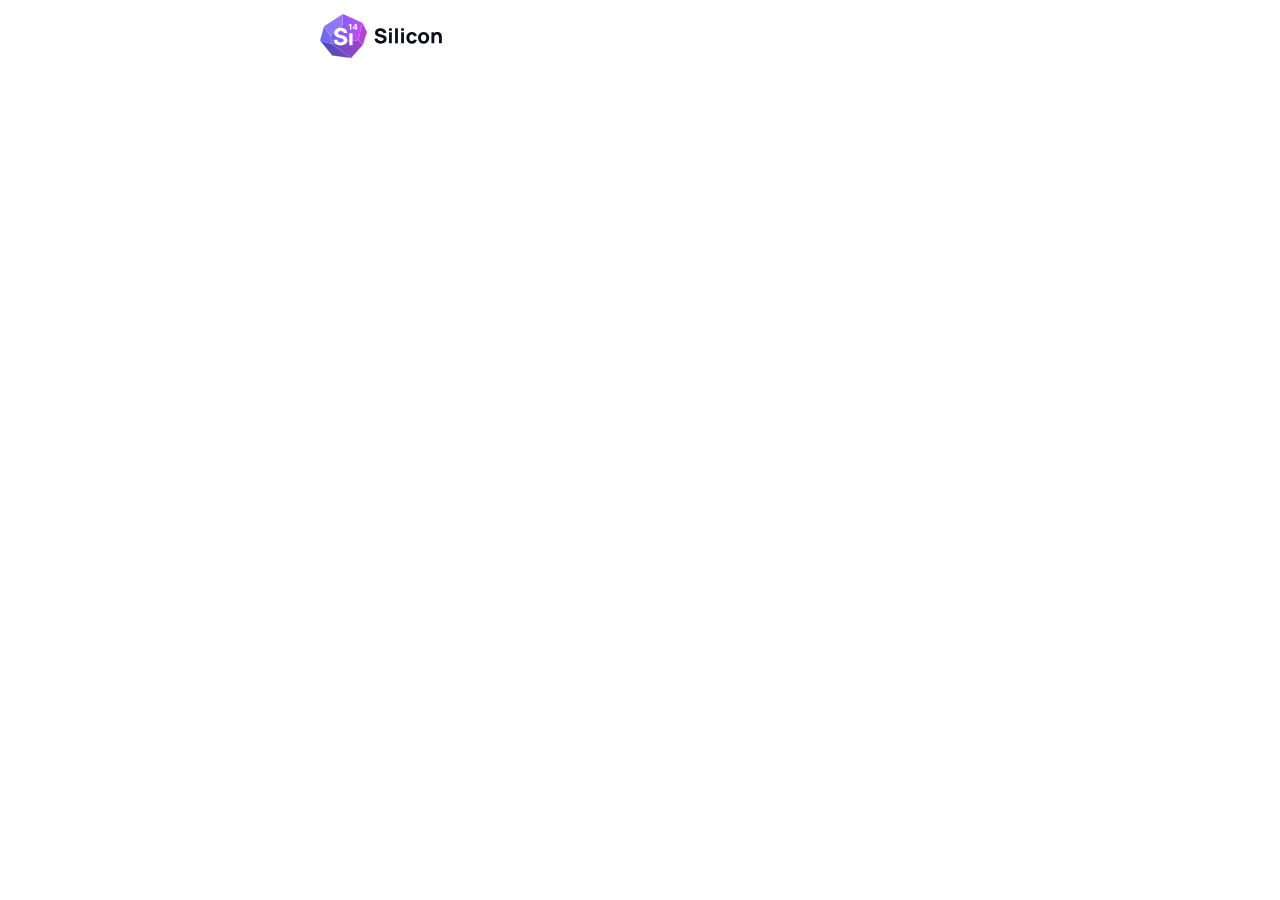
<file: index.html>
<!DOCTYPE html>
<html lang="en">
<head>
    <meta charset="UTF-8">
    <meta name="viewport" content="width=device-width, initial-scale=1.0">
    <link rel="stylesheet" href="https://cdn.jsdelivr.net/npm/bootstrap-icons@1.13.1/font/bootstrap-icons.min.css">
    <link rel="stylesheet" href="/css/main.css">
</script>
    <title>Silicon - Desktop</title>
</head>
<body>
    <section id="header">
        <div class="nav-container">
            <div class="nav-item box-1"><img src="assets/images/logo_lightmode.svg"></div>
            <div class="nav-item"><p>Toggle</p></div>                
            <div class="nav-item"><button class="button-signin"><i class="bi bi-person-fill"></i>Sign in / up</button></div>
        </div>
    </section>
</body>
</html>
</file>
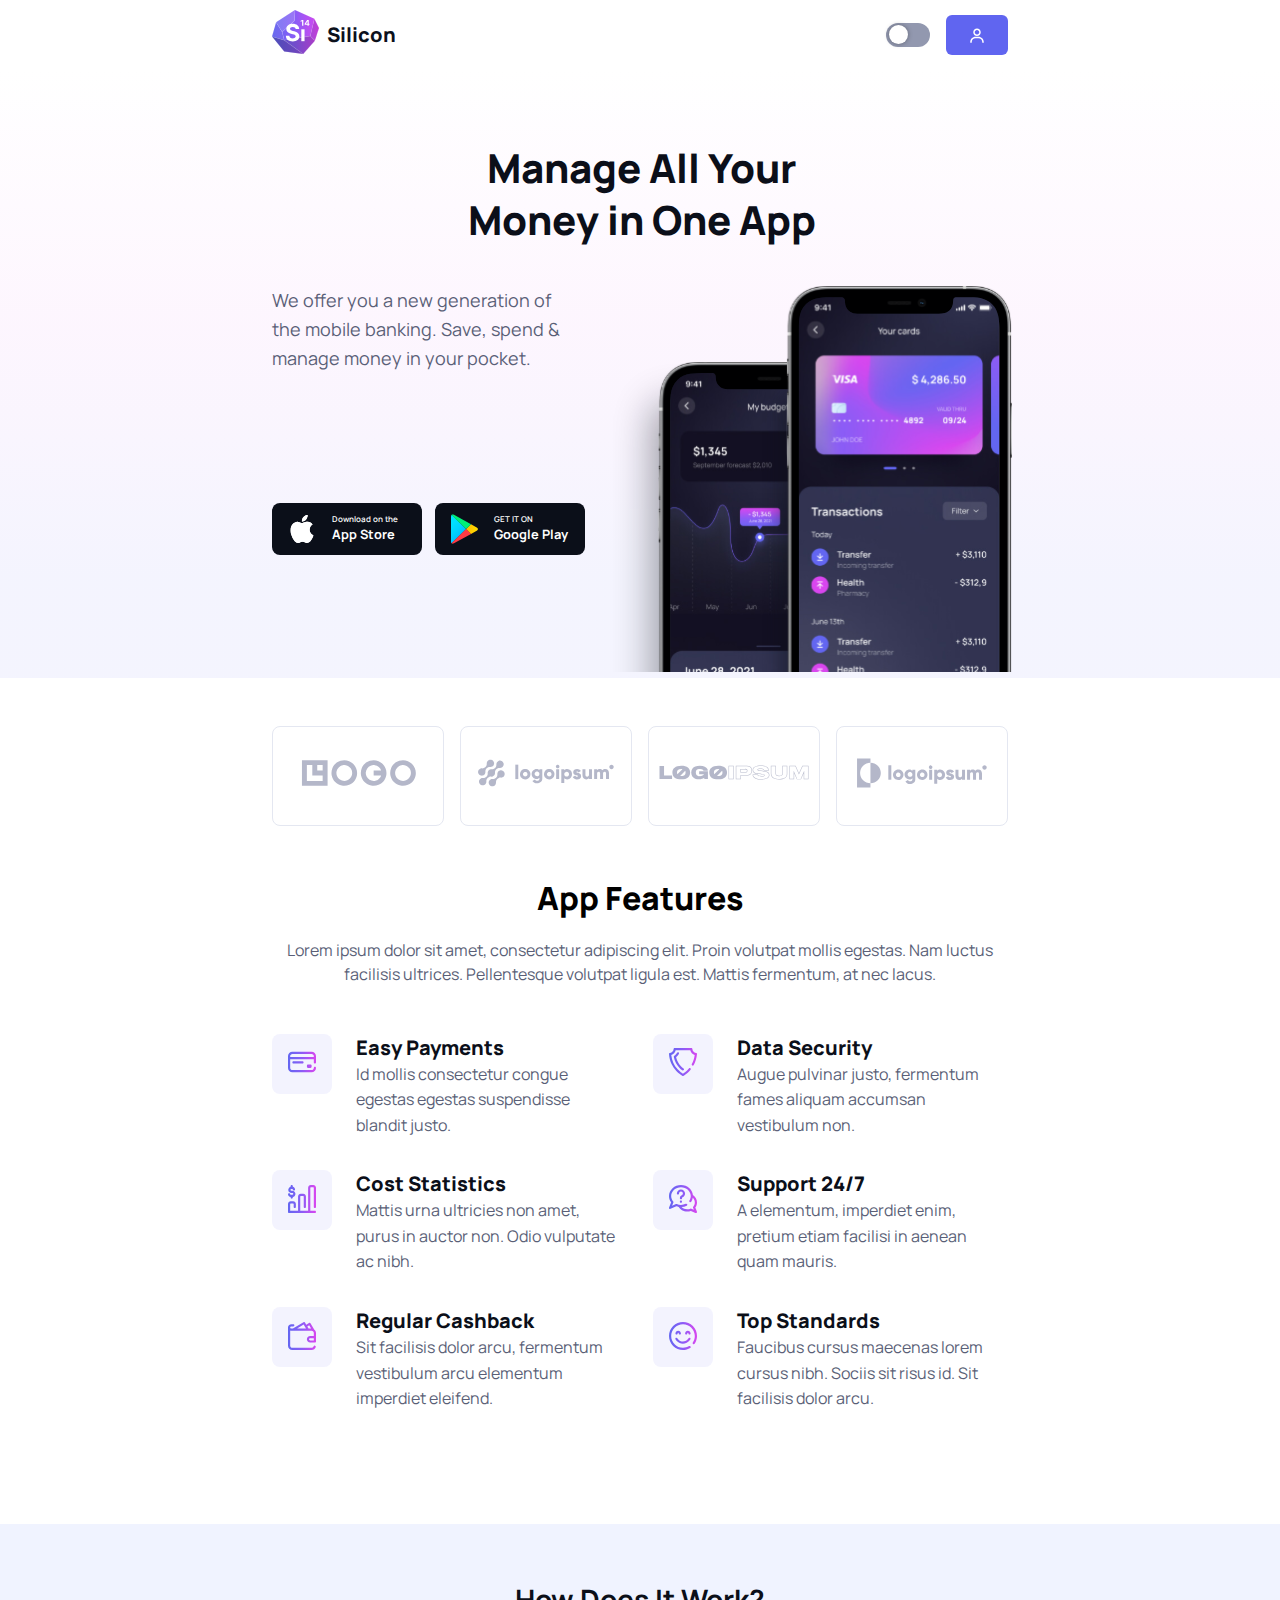
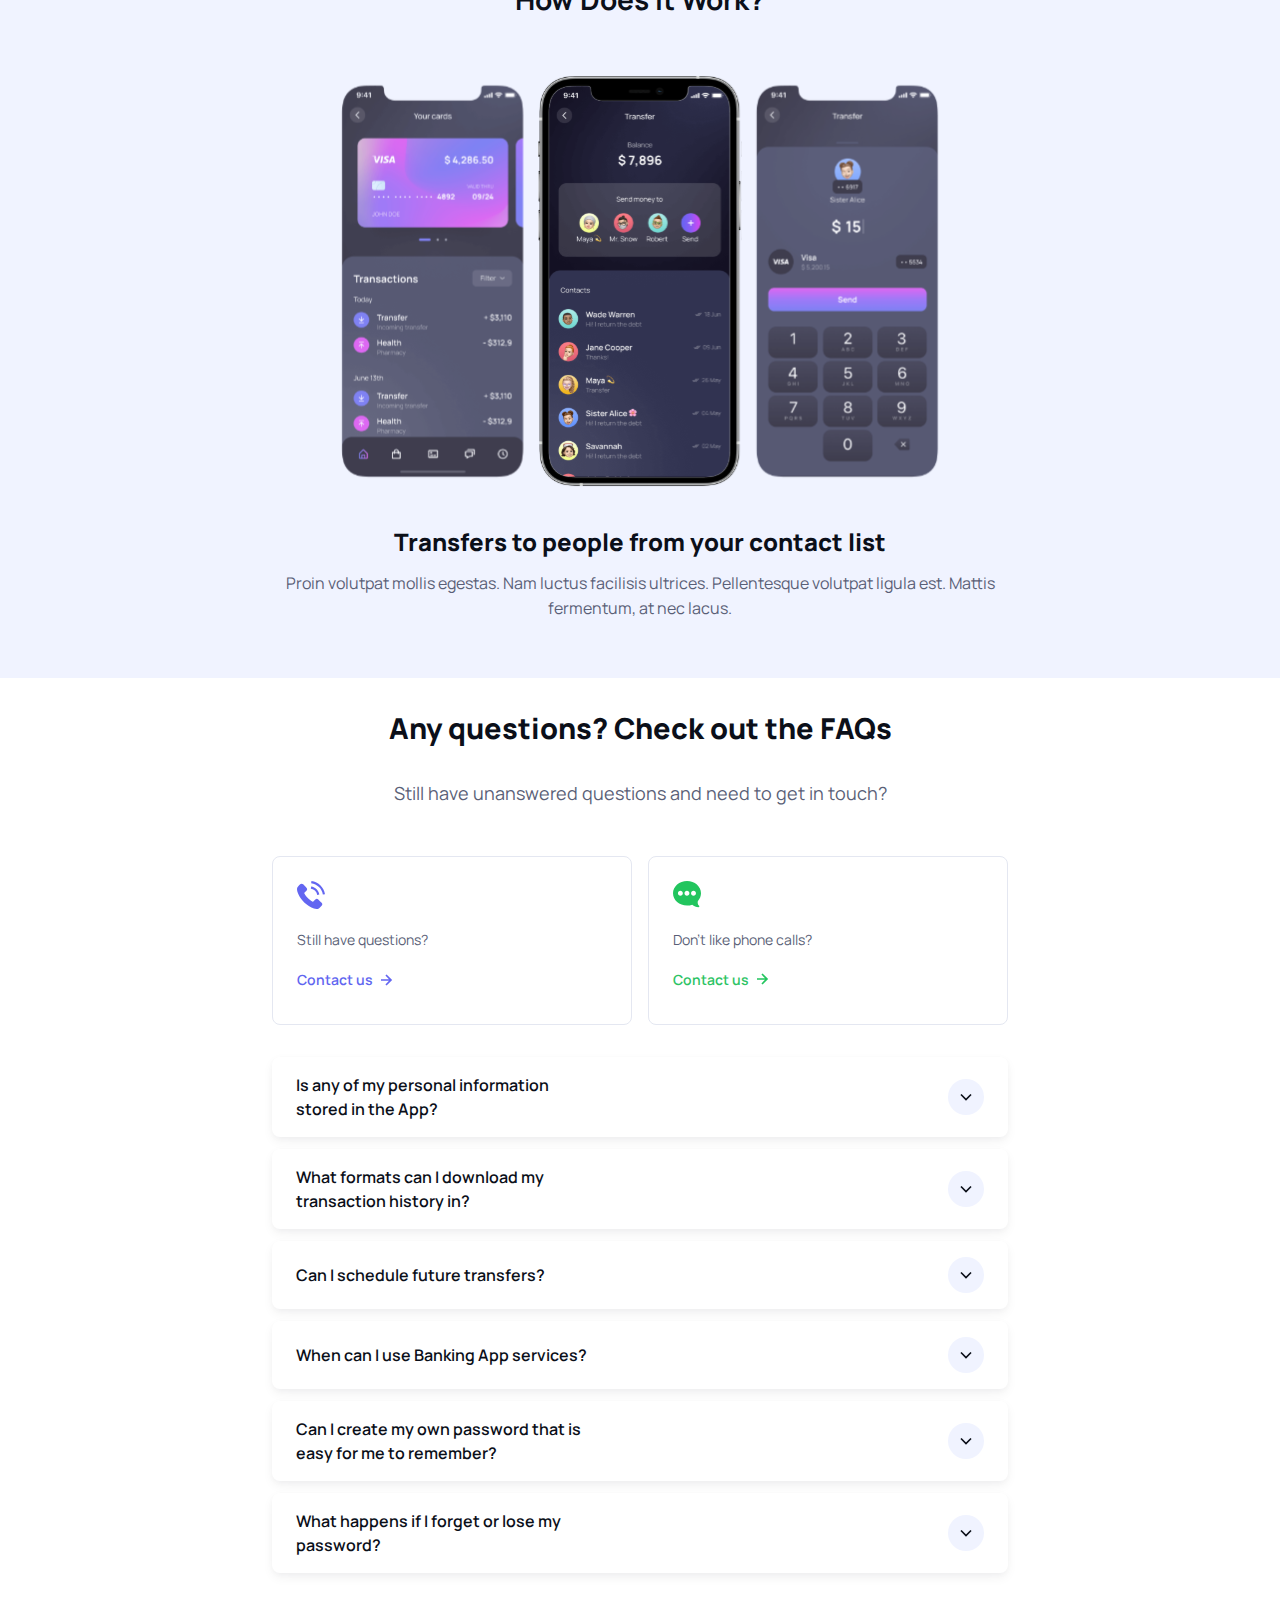
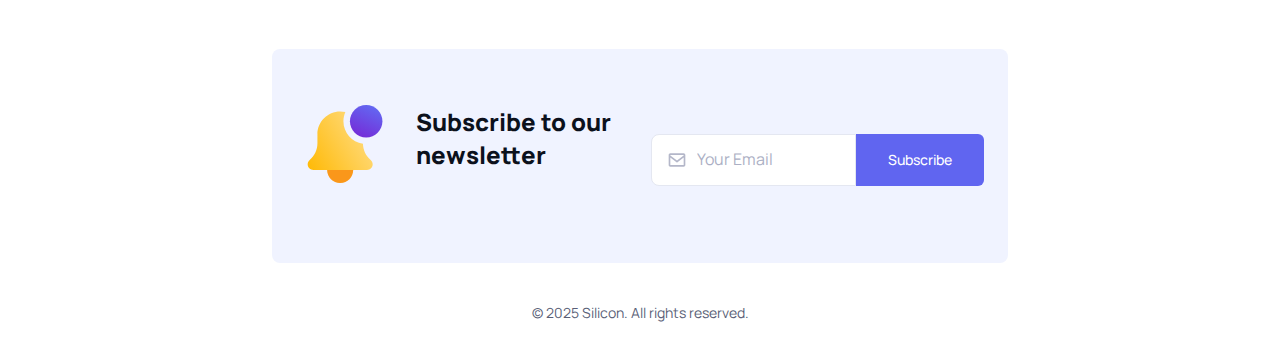
<file: main.html>
<!DOCTYPE html>
<html lang="en">
<head>
    <meta charset="UTF-8">
    <meta name="viewport" content="width=device-width, initial-scale=1.0">
    <link rel="stylesheet" href="https://cdn.jsdelivr.net/npm/bootstrap-icons@1.13.1/font/bootstrap-icons.min.css">
    <link rel="stylesheet" href="css/main-new.css">
    <title>Silicon - Desktop</title>
</head>
<body>
    <!--Header start -->
    <header>
        <div class="container">
            <div class="header-area">
                <a href="main.html" class="logotyp">
                    <div class="logotyp">
                        <div class="icon-logo">
                            <img src="assets/images/icons/icon-logotyp.svg" alt="Silicon Inc. Logotyp">
                        </div>
                        <div class="logotyp-text">Silicon</div>
                    </div>
                </a>
                <div class="actions">
                    <div class="bodym">Dark Mode</div>
                    <div class="darkmode">                        
                        <label class="toggle" for="darkmode-switch">
                            <input type="checkbox" id="darkmode-switch">
                            <span class="slider"></span>
                        </label>
                    </div>
                    <a href="#">
                        <div class="account">
                            <button class="btn"><img src="assets/images/icons/icon-user.svg">
                                <span class="btn-signin-text">Sign in / up</span>
                            </button>
                        </div>
                    </a>
                </div>
            </div>
        </div>
    </header>
    <!--Header end -->
    <main>
    <!--Hero start -->
    <section id="hero" class="hero">
            <div class="container">
                <div class="hero-area">
                    <div class="hero-content">
                        <h1 class="h1 hero-title">Manage All Your Money in One App</h1>
                        <p class="hero-ingress">We offer you a new generation of the mobile banking. Save, spend & manage money in your pocket.</p>
                        <div class="app-download-buttons">
                            <a href="#" class="btn-download">
                                <div class="btn-area">
                                    <span class="download-app-text">Download on the</span>
                                    <svg xmlns="http://www.w3.org/2000/svg" width="28" height="28" fill="currentColor" class="bi bi-apple download-app-icon" viewBox="0 0 16 16">
                                        <path d="M11.182.008C11.148-.03 9.923.023 8.857 1.18c-1.066 1.156-.902 2.482-.878 2.516s1.52.087 2.475-1.258.762-2.391.728-2.43m3.314 11.733c-.048-.096-2.325-1.234-2.113-3.422s1.675-2.789 1.698-2.854-.597-.79-1.254-1.157a3.7 3.7 0 0 0-1.563-.434c-.108-.003-.483-.095-1.254.116-.508.139-1.653.589-1.968.607-.316.018-1.256-.522-2.267-.665-.647-.125-1.333.131-1.824.328-.49.196-1.422.754-2.074 2.237-.652 1.482-.311 3.83-.067 4.56s.625 1.924 1.273 2.796c.576.984 1.34 1.667 1.659 1.899s1.219.386 1.843.067c.502-.308 1.408-.485 1.766-.472.357.013 1.061.154 1.782.539.571.197 1.111.115 1.652-.105.541-.221 1.324-1.059 2.238-2.758q.52-1.185.473-1.282"/>
                                        <path d="M11.182.008C11.148-.03 9.923.023 8.857 1.18c-1.066 1.156-.902 2.482-.878 2.516s1.52.087 2.475-1.258.762-2.391.728-2.43m3.314 11.733c-.048-.096-2.325-1.234-2.113-3.422s1.675-2.789 1.698-2.854-.597-.79-1.254-1.157a3.7 3.7 0 0 0-1.563-.434c-.108-.003-.483-.095-1.254.116-.508.139-1.653.589-1.968.607-.316.018-1.256-.522-2.267-.665-.647-.125-1.333.131-1.824.328-.49.196-1.422.754-2.074 2.237-.652 1.482-.311 3.83-.067 4.56s.625 1.924 1.273 2.796c.576.984 1.34 1.667 1.659 1.899s1.219.386 1.843.067c.502-.308 1.408-.485 1.766-.472.357.013 1.061.154 1.782.539.571.197 1.111.115 1.652-.105.541-.221 1.324-1.059 2.238-2.758q.52-1.185.473-1.282"/>
                                    </svg>
                                    <span class="download-app-store">App Store</span>
                                </div>
                            </a>
                            <a href="#" class="btn-download">
                                <div class="btn-area">
                                    <span class="download-app-text">GET IT ON</span>
                                    <img class="download-app-icon" src="assets/images/icons/google-icon.svg">
                                    <span class="download-app-store">Google Play</span>
                                </div>
                            </a>
                        </div>
                        <div class="hero-image">
                            <img class="image-tablet" src="assets/images/mobiles-hero.svg">
                        </div>
                    </div>                    
                </div>
            </div>
            </div>
    </section>
    <!--Hero end-->
    <!--Brand start -->
    <section id="brand">
        <div class="container">
            <div class="brand-area">
                <div class="brand-box"><img src="assets\images\logoipsum1.svg"></div>
                <div class="brand-box"><img src="assets\images\logoipsum2.svg"></div>
                <div class="brand-box"><img src="assets\images\logoipsum3.svg"></div>
                <div class="brand-box"><img src="assets\images\logoipsum4.svg"></div>
                <div class="brand-box brand-box-tablet"><img src="assets\images\logoipsum5.svg"></div>
                <div class="brand-box brand-box-tablet"><img src="assets\images\logoipsum6.svg"></div>
            </div>
        </div>
    </section>
    <!--Brand end-->
    <!--- Features start -->
    <section id="feature">
        <div class="container">
            <div class="feature-area">
                <div class="feature-image">
                    <img src="assets/images/mobile-feature.svg">
                </div>
                <div class="feature-content">
                    <h2 class="feature-headline">App Features</h2>
                    <span class="feature-text">Lorem ipsum dolor sit amet, consectetur adipiscing elit. Proin volutpat mollis egestas. Nam luctus facilisis ultrices. Pellentesque volutpat ligula est. Mattis fermentum, at nec lacus.</span>
                    <div class="card-container">
                        <div class="card">
                            <div class="c1">
                                <div class="icon-box"><img src=assets/images/icons/credit-card.svg></div>
                            </div>
                            <div class="c2">
                                <h5 class="card-headline">Easy Payments</h5>
                            </div>
                            <div class="c3">
                                <p class="card-description">Id mollis consectetur congue egestas egestas suspendisse
                                    blandit justo.</p>
                            </div>
                        </div>
                        <div class="card">
                            <div class="c1">
                                <div class="icon-box"><img src=assets/images/icons/shield.svg></div>
                            </div>
                            <div class="c2">
                                <h5 class="card-headline">Data Security</h5>
                            </div>
                            <div class="c3">
                                <p class="card-description">Augue pulvinar justo, fermentum fames aliquam accumsan vestibulum non. </p>
                            </div>
                        </div>
                        <div class="card">
                            <div class="c1">
                                <div class="icon-box"><img src=assets/images/icons/bars-graphic.svg></div>
                            </div>
                            <div class="c2">
                                <h5 class="card-headline">Cost Statistics</h5>
                            </div>
                            <div class="c3">
                                <p class="card-description">Mattis urna ultricies non amet, purus in auctor non. Odio vulputate ac nibh.</p>
                            </div>
                        </div>
                        <div class="card">
                            <div class="c1">
                                <div class="icon-box"><img src=assets/images/icons/communication.svg></div>
                            </div>
                            <div class="c2">
                                <h5 class="card-headline">Support 24/7</h5>
                            </div>
                            <div class="c3">
                                <p class="card-description">A elementum, imperdiet enim, pretium etiam facilisi in aenean quam mauris.</p>
                            </div>
                        </div>
                        <div class="card">
                            <div class="c1">
                                <div class="icon-box"><img src=assets/images/icons/wallet.svg></div>
                            </div>
                            <div class="c2">
                                <h5 class="card-headline">Regular Cashback</h5>
                            </div>
                            <div class="c3">
                                <p class="card-description">Sit facilisis dolor arcu, fermentum vestibulum arcu elementum imperdiet eleifend.</p>
                            </div>
                        </div>
                        <div class="card">
                            <div class="c1">
                                <div class="icon-box"><img src=assets/images/icons/happy.svg></div>
                            </div>
                            <div class="c2">
                                <h5 class="card-headline">Top Standards</h5>
                            </div>
                            <div class="c3">
                                <p class="card-description">Faucibus cursus maecenas lorem cursus nibh. Sociis sit risus id. Sit facilisis dolor arcu.</p>
                            </div>
                        </div>
                    </div>
                </div>
            </div>
        </div>
    </section>
    <!-- Feature ends -->
    <!-- How does it work start -->
    <section id="howdoesitwork">
        <div class="container">
            <div class="hdiw-area">
                <div class="hdiw-headline">
                    <h3>How Does It Work?</h3>
                </div>
                <div class="hdiw-images-desktop">
                    <img class="hdiw-image-1" src="assets/images/mobile-hdiw-1.svg">
                    <img class="hdiw-image-2" src="assets/images/mobile-hdiw-2.svg">
                    <img class="hdiw-image-3" src="assets/images/mobile-hdiw-3.svg">
                </div>
                <div class="hdiw-images-mobile">
                    <img class="hdiw-image-1" src="assets/images/mobile-hdiw-mobile-1.svg">
                </div>
                <div class="hdiw-images-tablet">  
                    <img class="hdiw-image-6" src="assets/images/mobile-hdiw-tablet-1.svg">                  
                    <img class="hdiw-image-4" src="assets/images/mobile-hdiw-tablet-2.svg">
                    <img class="hdiw-image-5" src="assets/images/mobile-hdiw-tablet-3.svg">
                    
                </div>
                <div class="hdiw-text">
                    <h4 class="h4 desktop">Latest transaction history</h4>
                    <h4 class="h4 mobile">Transfers to people from your contact list</h4>
                    <h4 class="h4 tablet">Step 3. Transfers to people from your contact list</h4>
                    <span class="bodym desktop">Enim, et amet praesent pharetra. Mi non ante hendrerit amet sed. Arcu sociis tristique quisque hac in consectetur condimentum.</span>
                    <span class="bodym mobile">Proin volutpat mollis egestas. Nam luctus facilisis ultrices. Pellentesque volutpat ligula est. Mattis fermentum, at nec lacus.</span>
                    <span class="bodym tablet">Proin volutpat mollis egestas. Nam luctus facilisis ultrices. Pellentesque volutpat ligula est. Mattis fermentum, at nec lacus.</span>
                </div>
            </div>
        </div>
    </section>
    <!-- How does it work end -->
    <!-- App Features start -->
    <section id="app-features">
        <div class="container">
            <div class="appfeatures-area-1">
                <div class="appfeatures-area-1-content">
                    <div class="appfeatures-area-1-content-header">
                        <h2 class="h2">Make your money transfer simple and clear</h2>
                    </div>
                    <ul class="checklist">
                        <li class="list-item bodym"><i class="bi bi-check-circle list-icon"></i>Banking transactions are free for you</li>
                        <li class="list-item bodym"><i class="bi bi-check-circle list-icon"></i>No monthly cash commission</li>
                        <li class="list-item bodym"><i class="bi bi-check-circle list-icon"></i>Manage payments and transactions online</li>
                    </ul>
                    <a href="#">
                        <button class="btn">Learn more <img src="assets/images/icons/arrow-right-icon.svg"></button>
                    </a>
                </div>
                <div class="appfeatures-image">
                    <img src="assets/images/appfeatures-right.svg">
                </div>
            </div>
            <div class="appfeatures-area-2">
                <div class="appfeatures-image">
                    <img src="assets/images/appfeatures-left.svg">
                </div>
                <div class="appfeatures-area-2-content">
                    <div class="appfeatures-area-2-header">
                        <h2 class="h2">Receive payment from international bank details</h2>
                    </div>
                    <div class="appfeatures-area-2-info">
                        <div class="appfeatures-card">
                            <div class="icon-box">
                                <img src="assets/images/icons/credit-card.svg">
                            </div>
                            <div class="icon-box-text">
                                <p class="bodym">Manage your payments online. Mollis congue egestas egestas fermentum fames.</p>
                            </div>
                            <a href="#">
                                <button class="btn">Learn more <img
                                        src="assets/images/icons/arrow-right-icon.svg"></button>
                            </a>
                        </div>
                        <div class="appfeatures-card">
                            <div class="icon-box">
                                <img src="assets/images/icons/wallet.svg">
                            </div>
                            <div class="icon-box-text">
                                <p class="bodym">A elementur and imperdiet enim, pretium etiam facilisi aenean quam mauris.</p>
                            </div>
                        </div>
                    </div>
                </div>
            </div>
        </div>
    </section>
    <!-- App Features end -->
    <!-- testimonials start -->
    <section id="testimonials">
        <div class="container">
            <div class="testimonials-areas">
                <div class="testimonials-area-left">
                    <div class="testimonials-headline">
                        <h2 class="h2">Clients are Loving Our App</h2>
                    </div>
                </div>
                <div class="testimonials-area-right">
                    <div class="testimonials-block">
                        <div class="quote-icon"><img src="assets/images/icons/quote-white.svg"></div>
                        <div class="testimonials-card">
                            <div class="stars">
                                <img src="assets/images/icons/star-filled.svg">
                                <img src="assets/images/icons/star-filled.svg">
                                <img src="assets/images/icons/star-filled.svg">
                                <img src="assets/images/icons/star-filled.svg">
                                <img src="assets/images/icons/star-unfilled.svg">
                            </div>
                            <div class="review-content">
                                <span class="bodyl">Sit pretium aliquam tempor, orci dolor sed maecenas rutrum sagittis. Laoreet posuere rhoncus, egestas lacus, egestas justo aliquam vel. Nisi vitae lectus hac hendrerit. Montes justo turpis sit amet.</span>
                            </div>
                            <div class="review-user">
                                <div class="review-user-area">
                                    <span class="review-name">Fannie Summers</span>
                                    <img class="review-image" src="assets/images/review-user-1.svg">
                                    <span class="review-title">Designer</span>
                                </div>
                            </div>
                        </div>
                    </div>
                    <div class="testimonials-block">
                        <div class="quote-icon"><img src="assets/images/icons/quote-white.svg"></div>
                        <div class="testimonials-card">
                            <div class="stars">
                                <img src="assets/images/icons/star-filled.svg">
                                <img src="assets/images/icons/star-filled.svg">
                                <img src="assets/images/icons/star-filled.svg">
                                <img src="assets/images/icons/star-filled.svg">
                                <img src="assets/images/icons/star-filled.svg">
                            </div>
                            <div class="review-content">
                                <span class="bodyl">Nunc senectus leo vel venenatis accumsan vestibulum sollicitudin amet porttitor. Nisl bibendum nulla tincidunt eu enim ornare dictumst sit amet. Dictum pretium dolor tincidunt egestas eget nunc.</span>
                            </div>
                            <div class="review-user">
                                <div class="review-user-area">
                                    <span class="review-name">Albert Flores</span>
                                    <img class="review-image" src="assets/images/review-user-2.svg">
                                    <span class="review-title">Developer</span>
                                </div>
                            </div>
                        </div>
                    </div>
                </div>
            </div>
        </div>
    </section>
    <!-- testimonials end -->
    <!-- FAQ start -->
    <section id="FAQ">
        <div class="container">
            <div class="faq-areas">
                <div class="faq-area-left">
                    <div class="faq-content">                        
                        <div class="faq-headline">
                            <h2 class="h2 faq-headline">Any questions? Check out the FAQs</h2>
                        </div>
                        <div class="faq-text">
                            <span class="bodyl">Still have unanswered questions and need to get in touch?</span>
                        </div>
                        <div class="faq-contact-card-container">                            
                            <div class="faq-phone">
                                <img src="assets/images/icons/phone-icon.svg">
                                <span class="bodys">Still have  questions?</span>
                                <div class="contact-button">
                                    <button class="btn-phone">Contact us <img src="assets/images/icons/arrow-right-primary-icon.svg"></button>
                                </div>                            
                            </div>
                            <div class="faq-chat"><img src="assets/images/icons/chat-icon-green.svg">
                                <span class="bodys">Don't like phone calls?</span>
                                <div class="contact-button">
                                    <button class="btn-chat">Contact us <img src="assets/images/icons/arrow-right-green-icon.svg"></button>
                                </div>
                            </div>
                        </div>
                    </div>
                </div>
                <div class="faq-area-right">
                    <div class="accordion__wrapper">
                        <div class="questions__accordion">
                            <div class="questions-answer__accordion">
                                <div class="question">
                                    <span class="title__question">Is any of my personal information stored in the App?</span>
                                    <svg class="chevron" width="24" height="24" viewBox="0 0 24 24" fill="none" xmlns="http://www.w3.org/2000/svg">
                                    <path d="M6 9L12 15L18 9" stroke="currentColor" stroke-width="2"/></svg>
                                </div>
                                <div class="answer">
                                    Nunc duis id aenean gravida tincidunt eu, tempor ullamcorper. Viverra aliquam arcu, viverra et, cursus. Aliquet pretium cursus adipiscing gravida et consequat lobortis arcu velit. Nibh pharetra fermentum duis accumsan lectus non. Massa cursus molestie lorem scelerisque pellentesque. Nisi, enim, arcu purus gravida adipiscing euismod montes, duis egestas. Vehicula eu etiam quam tristique tincidunt suspendisse ut consequat.
                                </div>
                            </div>
                            <div class="questions-answer__accordion">
                                <div class="question">
                                    <span class="title__question">What formats can I download my transaction history in?</span>
                                    <svg class="chevron" width="24" height="24" viewBox="0 0 24 24" fill="none" xmlns="http://www.w3.org/2000/svg">
                                    <path d="M6 9L12 15L18 9" stroke="currentColor" stroke-width="2"/></svg>
                                </div>
                                <div class="answer">
                                    Nunc duis id aenean gravida tincidunt eu, tempor ullamcorper. Viverra aliquam arcu, viverra et, cursus. Aliquet pretium cursus adipiscing gravida et consequat lobortis arcu velit. Nibh pharetra fermentum duis accumsan lectus non. Massa cursus molestie lorem scelerisque pellentesque. Nisi, enim, arcu purus gravida adipiscing euismod montes, duis egestas. Vehicula eu etiam quam tristique tincidunt suspendisse ut consequat.
                                </div>
                            </div>
                            <div class="questions-answer__accordion">
                                <div class="question">
                                    <span class="title__question">Can I schedule future transfers?</span>
                                    <svg class="chevron" width="24" height="24" viewBox="0 0 24 24" fill="none" xmlns="http://www.w3.org/2000/svg">
                                    <path d="M6 9L12 15L18 9" stroke="currentColor" stroke-width="2"/></svg>
                                </div>
                                <div class="answer">
                                    Nunc duis id aenean gravida tincidunt eu, tempor ullamcorper. Viverra aliquam arcu, viverra et, cursus. Aliquet pretium cursus adipiscing gravida et consequat lobortis arcu velit. Nibh pharetra fermentum duis accumsan lectus non. Massa cursus molestie lorem scelerisque pellentesque. Nisi, enim, arcu purus gravida adipiscing euismod montes, duis egestas. Vehicula eu etiam quam tristique tincidunt suspendisse ut consequat.
                                </div>
                            </div>
                            <div class="questions-answer__accordion">
                                <div class="question">
                                    <span class="title__question">When can I use Banking App services?</span>
                                    <svg class="chevron" width="24" height="24" viewBox="0 0 24 24" fill="none" xmlns="http://www.w3.org/2000/svg">
                                    <path d="M6 9L12 15L18 9" stroke="currentColor" stroke-width="2"/></svg>
                                </div>
                                <div class="answer">
                                    Nunc duis id aenean gravida tincidunt eu, tempor ullamcorper. Viverra aliquam arcu, viverra et, cursus. Aliquet pretium cursus adipiscing gravida et consequat lobortis arcu velit. Nibh pharetra fermentum duis accumsan lectus non. Massa cursus molestie lorem scelerisque pellentesque. Nisi, enim, arcu purus gravida adipiscing euismod montes, duis egestas. Vehicula eu etiam quam tristique tincidunt suspendisse ut consequat.
                                </div>
                            </div>
                            <div class="questions-answer__accordion">
                                <div class="question">
                                    <span class="title__question">Can I create my own password that is easy for me to remember?</span>
                                    <svg class="chevron" width="24" height="24" viewBox="0 0 24 24" fill="none" xmlns="http://www.w3.org/2000/svg">
                                    <path d="M6 9L12 15L18 9" stroke="currentColor" stroke-width="2"/></svg>
                                </div>
                                <div class="answer">
                                    Nunc duis id aenean gravida tincidunt eu, tempor ullamcorper. Viverra aliquam arcu, viverra et, cursus. Aliquet pretium cursus adipiscing gravida et consequat lobortis arcu velit. Nibh pharetra fermentum duis accumsan lectus non. Massa cursus molestie lorem scelerisque pellentesque. Nisi, enim, arcu purus gravida adipiscing euismod montes, duis egestas. Vehicula eu etiam quam tristique tincidunt suspendisse ut consequat.
                                </div>
                            </div>
                            <div class="questions-answer__accordion">
                                <div class="question">
                                    <span class="title__question">What happens if I forget or lose my password?</span>
                                    <svg class="chevron" width="24" height="24" viewBox="0 0 24 24" fill="none" xmlns="http://www.w3.org/2000/svg">
                                    <path d="M6 9L12 15L18 9" stroke="currentColor" stroke-width="2"/></svg>
                                </div>
                                <div class="answer">
                                    Nunc duis id aenean gravida tincidunt eu, tempor ullamcorper. Viverra aliquam arcu, viverra et, cursus. Aliquet pretium cursus adipiscing gravida et consequat lobortis arcu velit. Nibh pharetra fermentum duis accumsan lectus non. Massa cursus molestie lorem scelerisque pellentesque. Nisi, enim, arcu purus gravida adipiscing euismod montes, duis egestas. Vehicula eu etiam quam tristique tincidunt suspendisse ut consequat.
                                </div>
                            </div>
                        </div>
                    </div> 
                </div> 
                <div class="faq-last-button">
                    <button class="btn btn-faq-last-button">Contact us now</button>
                </div>   
            </div>
        </div>
    </section> 
    <!-- FAQ end -->
    <!-- Subscribe start-->
    <section id="subscribe">
        <div class="container">
            <div class="subscribe-area">
                <div class="subscribe-content">
                    <img src="assets/images/notification.svg">
                    <h4 class="h4 desktop">Subscribe to our newsletter to stay informed about latest updates</h4>
                    <h4 class="h4 mobile-tablet">Subscribe to our newsletter</h4>
                </div>
                <div class="subscribe-form">
                    <div class="input-container">
                        <input id="input-field" class="input-field" type="text" placeholder="Your Email" email="email">
                        <button class="btn-subscribe">Subscribe</button>
                    </div>                      
                </div>
            </div>
        </div>
    </section>
    <!-- Subscribe end -->
    </main>
    <footer>&copy 2025 Silicon. All rights reserved.</footer>
    <script src="js/darkmode.js"></script>
    <script src="js/script.js"></script>
</body>
</html>
</file>
<file: css/main.css>
@import url('https://fonts.googleapis.com/css2?family=Manrope:wght@200..800&display=swap');

*, *::before, *::after{
    box-sizing: border-box;
}
html, body{
    width: 1920px;
    margin: 0 auto;
    scroll-behavior: smooth;
    font-family: "Manrope", sans-serif;
}

:root{
    --background-color: #ffffff;
    --text-color: #565973;
    --primary-color: #6366f1;
    --system-error: #EF4444;
    --system-success: #22c55e;
    --system-warning: #ffba08;
    --system-info: #4c82f7;
    --white: #fff;
    --gray-100: #f3f6ff;
    --gray-200: #eff2fc;
    --gray-300: #e2e5f1;
    --gray-400: #d4d7e5;
    --gray-500: #b4b7c9;
    --gray-600: #9397ad;
    --gray-700: #565973;
    --gray-800: #33354d;
    --gray-900: #0b0f19;
    
    --gradient-background-color: #6366F1;
    --gradient-background: linear-gradient(0deg,rgba(99, 102, 241, 0.1) 0%, rgba(218, 70, 239, 0.1) 50%, rgba(241, 244, 253, 0.1) 100%);

}

/*[data-theme="dark"]{
    --background-color:#ffffff;
    --primary-color: #f0f;

}*/

.page{
    height: 100dvh;
    display: grid;
    grid-template-rows: auto 1fr auto;
}

#header{
    margin-left: 320px;
    margin-right: 312px;
}

.nav-container{
    display: flex;
    gap: 10px;
    align-items: center;
    height: 76px;
}

.nav-item{
    border-radius: 8px;
    align-content: center;
}

.box-1{
    flex: 1;
}

.button-signin{
    background-color: var(--primary-color);
    color: var(--white);
    font-family: "Manrope", sans-serif;
    width: 140px;
    height: 36px;
    border-radius: 4px;
    border: none;
    font-weight: 300;
    font-size: 14px;
    align-content: center;
}

.bi-person-fill{
    padding-right: 8px;
    font-size: 18px;
}

#brand{
    margin-left: 320px;
    margin-right: 312px;
}

.brand-container{
    display: flex;
    text-align: center;
    gap:24px;
    
}

.brand{
    flex: 6;
    border:1px solid;
    border-color: var(--gray-600);
    border-radius: 8px;
    height: 100px;
    align-content: center;
}

#hero{
    background: var(--gradient-background-color);
    background: var(--gradient-background);
}

#container{
    display: flex;
    justify-content: center;
    margin-top: 112px;
    height: 688px;
}

.hero-container-left{
    display: grid;
    padding-top: 48px;
    grid-template-columns: 1fr ;
    grid-template-rows: auto auto 1fr;
    grid-template-areas:    "b1 b1"
                            "b2 b2"
                            "b3 b3"
    ;

    #b1{
        grid-area: b1;

    #title{
        margin: 0;
        width: 526px;
        padding-top: 48px;
        font-size: 3.5rem;
        font-weight: 800;
        color: var(--gray-900); 
        }
    }



    #b2{
        grid-area: b2;

        #subtitle{
        margin: 0;
        padding-top: 24px;
        font-size: 1.125rem;
        color: var(--gray-700);
        width: 450px;
    }
    }

    #b3{
        display: flex;
        grid-area: b3;
        align-items: flex-start;

        .download-buttons{
        display: block;
        padding-right: 24px;
        padding-top: 24px;
        width: 180px;
    }
    }
    
}

.hero-container-right{
    align-items:end;
}


footer{
    background-color: var(--background-color);
    color: var(--gray-600);
    text-align: center;
    align-content: center;
    height: 130px; 
    font-size: 14px;
    font-weight: 400;
    margin-left: 320px;
    margin-right: 312px;
}
</file>
<file: css/main-new.css>
@import url('https://fonts.googleapis.com/css2?family=Manrope:wght@200..800&display=swap');

*, *::before, *::after{
    box-sizing: border-box;
}
 
:root{

    --primary-color: hsla(238, 83%, 66%, 1);
    --color-background: hsla(0, 0%, 100%, 1);
    --logotext-color: hsla(222, 39%, 8%, 1);
    --headline-color: hsla(222, 39%, 8%, 1); 
    --ingress-text: hsla(229, 14%, 41%, 1);    
    --text-color: hsla(229, 14%, 41%, 1);
    --border-color: hsla(227, 33%, 92%, 1);

    --system-error: hsla(0, 85%, 61%, 1);
    --system-success: hsla(142, 63%, 47%, 1);
    --system-warning: hsla(45, 100%, 52%, 1);
    --system-info: hsla(221, 89%, 62%, 1);
    --white: hsla(0, 0%, 100%, 1);

    --gray-100: hsla(226, 100%, 97%, 1);
    --gray-200: hsla(228, 55%, 96%, 1);
    --gray-300: hsla(227, 33%, 92%, 1);
    --gray-400: hsla(228, 23%, 87%, 1);
    --gray-500: hsla(231, 18%, 72%, 1);
    --gray-600: hsla(229, 15%, 63%, 1);
    --gray-700: hsla(229, 14%, 41%, 1);
    --gray-800: hsla(235, 21%, 25%, 1);
    --gray-900: hsla(222, 39%, 7%, 1);

    --color-button-text: hsla(0, 0%, 100%, 1);
    --color-button-background: var(--primary-color);
    --color-button-background-hover: var(--button-hover-color);

    --color-button-secondary-text: var(--primary-color);
    --color-button-secondary-background-hover: var(--button-hover-color);
    --button-hover-color: hsl(239, 83%, 80%, 1);

    --gradient-background-color: hsla(0, 0%, 100%, 1);
    --gradient-background: linear-gradient(180deg,rgba(255, 255, 255, 0.07) 0%, rgba(218, 70, 239, 0.05) 42%, rgba(99, 102, 241, 0.07) 83%);
    
    --color-button-download-app-background: hsl(223, 39%, 7%, 1);
    --color-button-download-app-hover-background: hsl(235, 20%, 25%, 1);
    --color-button-download-app-text: hsla(0, 0%, 100%, 1);

    --testimonials-card-color: hsla(0, 0%, 100%, 1);

    --accordion-background-color: hsla(0, 0%, 100%, 1);

    --input-field-color: hsla(0, 0%, 100%, 1);
 
}

@media (prefers-color-scheme: dark){
    :root{

    --primary-color: hsla(238, 83%, 66%, 1);
    --color-background: hsla(222, 39%, 7%, 1);
    --logotext-color: hsla(0, 0%, 100%, 1);
    --headline-color: hsla(0, 0%, 100%, 1);
    --ingress-text: hsla(0, 0%, 100%, 0.7);   
    --text-color: hsla(229, 14%, 41%, 1);
    --border-color: hsla(0, 0%, 100%, 0.15);

    --system-error: hsla(0, 85%, 61%, 1);
    --system-success: hsla(142, 63%, 47%, 1);
    --system-warning: hsla(45, 100%, 52%, 1);
    --system-info: hsla(221, 89%, 62%, 1);
    --white: hsla(0, 0%, 100%, 1);

    --gray-100: hsla(226, 100%, 97%, 1);
    --gray-200: hsla(228, 55%, 96%, 1);
    --gray-300: hsla(227, 33%, 92%, 1);
    --gray-400: hsla(228, 23%, 87%, 1);
    --gray-500: hsla(231, 18%, 72%, 1);
    --gray-600: hsla(229, 15%, 63%, 0.5);
    --gray-700: hsla(229, 14%, 41%, 1);
    --gray-800: hsla(235, 21%, 25%, 1);
    --gray-900: hsla(222, 39%, 7%, 1);

    --color-button-text: var(--white);
    --color-button-background: var(--primary-color);
    --color-button-background-hover: var(--button-hover-color);

    --color-button-secondary-text: var(--primary-color);
    --color-button-secondary-background-hover: var(--button-hover-color);
    --button-hover-color: hsl(239, 83%, 80%, 1);

    --gradient-background-color: #0B0F19;
    --gradient-background: linear-gradient(180deg,rgba(11, 15, 25, 1) 0%, rgba(218, 70, 239, 0.05) 42%, rgba(99, 102, 241, 0.11) 100%);

    --color-button-download-app-background: var(--gray-200);
    --color-button-download-app-hover-background: hsla(235, 20%, 25%, 1);
    --color-button-download-app-text: hsla(226, 100%, 97%,);

    --testimonials-card-color: hsla(0, 0%, 100%, 0.04);

    --accordion-background-color: hsla(0, 0%, 100%, 0.04);

    --input-field-color: hsla(0, 0%, 100%, 0.04);
    }
}
    
.dark{
color-scheme: dark;
    --primary-color: hsla(238, 83%, 66%, 1);
    --color-background: hsla(222, 39%, 7%, 1);
    --logotext-color: hsla(0, 0%, 100%, 1);
    --headline-color: hsla(0, 0%, 100%, 1);
    --ingress-text: hsla(0, 0%, 100%, 0.7);   
    --text-color: hsla(229, 14%, 41%, 1);
    --border-color: hsla(0, 0%, 100%, 0.15);

    --system-error: hsla(0, 85%, 61%, 1);
    --system-success: hsla(142, 63%, 47%, 1);
    --system-warning: hsla(45, 100%, 52%, 1);
    --system-info: hsla(221, 89%, 62%, 1);
    --white: hsla(0, 0%, 100%, 1);

    --gray-100: hsla(226, 100%, 97%, 0.04);
    --gray-200: hsla(228, 55%, 96%, 1);
    --gray-300: hsla(227, 33%, 92%, 1);
    --gray-400: hsla(228, 23%, 87%, 1);
    --gray-500: hsla(231, 18%, 72%, 1);
    --gray-600: hsla(229, 15%, 63%, 0.5);
    --gray-700: hsla(0, 0%, 100%, 0.7);
    --gray-800: hsla(235, 21%, 25%, 1);
    --gray-900: hsla(0, 0%, 100%, 1);

    --color-button-text: var(--white);
    --color-button-background: var(--primary-color);
    --color-button-background-hover: var(--button-hover-color);

    --color-button-secondary-text: var(--primary-color);
    --color-button-secondary-background-hover: var(--button-hover-color);
    --button-hover-color: hsl(239, 83%, 80%, 1);

    --gradient-background-color: #0B0F19;
    --gradient-background: linear-gradient(180deg,rgba(11, 15, 25, 1) 0%, rgba(218, 70, 239, 0.05) 42%, rgba(99, 102, 241, 0.11) 100%);

    --color-button-download-app-background: var(--gray-200);
    --color-button-download-app-hover-background: hsla(235, 20%, 25%, 1);
    --color-button-download-app-text: hsla(222, 39%, 8%, 1);;

    --testimonials-card-color: hsla(0, 0%, 100%, 0.04);

    --accordion-background-color: hsla(0, 0%, 100%, 0.04);
    --accordion-answer-text-color: hsla(0, 0%, 100%, 0.7);

    --input-field-color: hsla(0, 0%, 100%, 0.04);
}

/* Mobile CSS End */
@media (min-width: 390px) and (max-width: 767px){
    html{
    color-scheme: light;
    }

    body{
    margin: 0;
    font-size: 1rem;
    font-family: "Manrope", sans-serif;
    line-height: 1.5;
    scroll-behavior: smooth;
    
    }

    button, .btn{
    display: flex;
    gap: 0.5rem;
    background-color: var(--primary-color);
    font-family: "Manrope", sans-serif;
    font-size: 0.875rem;
    font-weight: 500;
    padding: 12px 24px;
    height: 40px;
    border: none;
    border-radius: 6px;
    color: var(--white);
    align-items: center;
    justify-content: center;
    text-decoration: none;
    transition: background 0.10s ease-in-out;
    cursor: pointer;

    .img{
        height: 100%;
        width: auto;
    }
    }

    /* Fonts mobile */

    .bodys{
        margin: 0 auto;
        font-size: 0.875rem;
        font-weight: 400;
        line-height: 160%;
        color: var(--gray-700);
    }
    .bodym{
        margin: 0;
        font-size: 1rem;
        font-weight: 400;
        line-height: 160%;
        color: var(--gray-700);
    }
    .bodyl{
        margin: 0;
        font-size: 1.125rem;
        font-weight: 400;
        line-height: 160%;
        color: var(--gray-700);
    }
    .h1{
        margin: 0;
        font-size: 3.5rem;
        font-weight: 800;
        line-height: 130%;
        color: var(--headline-color);
    }
    .h2{
        margin: 0;
        font-size: 2.5rem;
        font-weight: 800;
        line-height: 130%;
        color: var(--headline-color);
    }
    .h3{
        margin: 0;
        font-size: 2rem;
        font-weight: 900;
        line-height: 130%;
        color: var(--headline-color);
    }
    .h4{
        margin: 0;
        font-size: 1.5rem;
        font-weight: 800;
        line-height: 140%;
        color: var(--headline-color);
    }
    .h5{
        margin: 0;
        font-size: 1.25rem;
        font-weight: 800;
        line-height: 140%;
        color: var(--headline-color);
    }
    .review-name{
        margin: 0;
        font-size: 1rem;
        font-weight: 700;
        line-height: 160%;
        color: var(--gray-900);
    }

    a{
    text-decoration: none;
    }

    .img{
        width: 100%;
        height: auto;
    }

    .container{
    max-width: 370px;
    margin-left: auto;
    margin-right: auto;
    width: 100%;
    }

    /* Header mobile start */
    header{
    margin: 0;
    background-color: rgba(0, 0, 0, 1) 0%;
 
    .logotyp{
        display: flex;
        align-items: center;
        text-align: center;
        gap: 0.5rem;
 
        .logotyp-text{
            font-size: 1.25rem;
            font-weight: 800;
            line-height: 130%;
            color: var(--logotext-color);
        }
    }

    .bodym{
        display:none;
    }

    .btn-signin-text{
        display:none;
    }
 
    .header-area{
        display: flex;
        justify-content: space-between;
        height: 70px;
          
    }
 
    .actions{
        display: flex;
        justify-content: space-between;
        align-items: center;
        gap: 1rem;
 
    }
    }

    .logotyp{
        justify-content: center;
    }

    /*Switch*/
    .darkmode{
        display: flex;
        align-content: center;
        justify-content: center;
    }

    .toggle{
        --_w: 44px;
        --_h: 24px;

        width: var(--_w);
        height: var(--_h);
        flex-shrink: none;
        position: relative;
        display: inline-block;

        input[type="checkbox"] {
            width: 0;
            height: 0;
            opacity: 0;
        }
    }

    .slider{
        position:absolute;
        cursor: pointer;
        top:0;
        bottom: 0;
        left: 0;
        right: 0;
        
        background-color:var(--gray-600);
        border-radius: 100vw;
        

        transition: 400ms;
    }

    .slider::before{
        content: '';
        position: absolute;
        top:2px;
        left: 3px;
        bottom:2px;
        right: 2px;
        height: 80%;
        aspect-ratio: 1;
        background-color: #fff;
        border-radius: 50%;
        box-shadow: 0 0 5px #00000057;

        transition: 400ms;
    }

    input[type="checkbox"]:checked + .slider::before{
        left: calc(103% - var(--_h));
        background-color: var(--white);
    }

    input[type="checkbox"]:checked + .slider{
        background-color: var(--primary-color);
    }
    /* Header mobile end */

    /* Hero mobile start */
    .hero{
    background: var(--gradient-background);
    padding-top: 40px;
 
    .hero-area{
        display: grid;
        grid-template-columns: auto;
        flex-direction: column;
        gap: 1rem;

        .hero-content{
            display: flex;
            flex-direction: column;
            gap: 24px;
            
            .hero-title{
                margin: 0;
                font-size: 2rem;
                font-weight: 800;
                line-height: 130%;
                color: var(--gray-900);
                text-align: center;
            }

            .hero-ingress{
                margin: 0;
                margin-bottom: 48px;
                font-size: 1.125rem;
                font-weight: 400;
                line-height: 160%;
                color: var(--ingress-text);
                text-align: center;
            }

            .app-download-buttons{
                display: flex;
                flex-direction: column;
                gap:1rem;

                margin-bottom: 5rem;
            }

            
        }
    } 
    .hero-image{
    display: none;
}
}



.bi bi-apple{
    width: 24px;
    height: 24px;
}

/* Download app buttons */
 
.btn-download{        
    text-decoration: none;
    display: inline-block;
    align-items: center;
    cursor: pointer;
    
    .btn-area{
        padding: 10px 20px;
        font-size: 1.5rem;
        display: grid;
        column-gap: 1rem;
        align-items: center;
        grid-template-columns: auto auto;
        grid-template-areas:    "icon text" 
                                "icon store";

        text-align: center;
        justify-content: center;

        background-color: var(--color-button-download-app-background);
        color: var(--color-button-download-app-text);
        border-radius: 8px;
        
        .download-app-text{
            grid-area: text;
            font-size: 0.5em;
            font-weight: 600;
            text-align: left;
            color: var(--color-button-download-app-text);
        }
    
        .download-app-icon{
            grid-area: icon;
            height: auto;
            width: auto;
        }
    
        .download-app-store{
            grid-area: store;
            font-size: 0.8em;
            font-weight: 700;
            text-align: left;
            color: var(--color-button-download-app-text);
        }
    }
}
/* Hero mobile end */

#brand, #app-features, #testimonials {
  display: none;
}

/* Features mobile start */
.feature-image{
    display:none;
}

.feature-area{
    display: flex;
    justify-content: space-between;
    margin-top: 32px;
    margin-bottom: 112px;

    .feature-content{

        .feature-headline{
            margin: 0;
            font-size: 2rem;
            font-weight: 800;
            margin-bottom: 16px;
            text-align: center;
        }

        .feature-text{
            display: flex;
            margin: 0;
            font-size: 1.125rem;
            color: var(--gray-700);
            font-weight: 400;
            text-align: center;
        }       

        .card-container{
        display: grid;
        grid-template-rows: auto;
        grid-template-columns: auto;
        grid-gap: 32px;
        margin-top: 24px;

            .card{
                display: grid;     
                grid-template-columns: 1fr;
                grid-template-areas:    "c1 c2"
                                        "c1 c3";
            
                .c1{
                    grid-area: c1;
                    margin-right: 24px;
                }  
            
                .c2{
                    grid-area: c2;
                }
            
                .c3{
                    grid-area: c3;
                }

                .card-headline{
                    margin: 0;
                    font-size: 1.25rem;
                    font-weight: 800;
                    line-height: 140%;
                    color: var(--gray-900);
                }   

                .card-description{
                    margin: 0;
                    font-size: 1rem;
                    font-weight: 400;
                    line-height: 160%;
                    color: var(--gray-700);
                }

                .icon-box{
                    text-align: center;
                    align-content: center;
                    border-radius: 8px;
                    background-color: rgba(99, 102, 241, 0.08);
                    height: 60px;
                    width: 60px;
                    padding-top: 3px;

                    .img{
                        height: 28px;
                        width: 28px;
                    }
                }
            }
        }
    }
}
/* Feature mobile end */

/* How does it work mobile start */
.hdiw-area{
    display: flex;
    flex-direction: column;
    margin-top: 32px;
    text-align: center;
}

#howdoesitwork{
    background-color: var(--gray-100);
    padding-bottom: 56px;
}

.hdiw-headline{
    margin: 0;
    font-size: 1.8rem;
    font-weight: 800;
    line-height: 130%;
    color: var(--gray-900);
    text-align: center;
    padding-bottom: 32px;
}

.hdiw-images-mobile{
    text-align: center;
    padding: 0 40px 32px 40px;
}

.hdiw-text{
    display: flex;
    flex-direction: column;
    text-align: center;

    .h4{
        margin: 0;
        margin-bottom: 12px;
        color: var(--gray-900);
        font-size: 1.5rem;
    }  
}

.hdiw-images-desktop, .hdiw-images-tablet{
    display: none;
}

/* How does it work mobile end */

/* FAQ mobile start */

.faq-areas{
    width: 370px;
    padding-top: 32px;
}

.faq-content{
    width: 370px;
}

.faq-headline{
    margin: 0;
    font-size: 1.8rem;
    font-weight: 800;
    line-height: 130%;
    color: var(--gray-900);
    text-align: center;
    padding-left: 0.5rem;
    padding-right: 0.5rem;
}

.faq-text{
    margin-top: 32px;
    text-align: center;
    padding-left: 0.5rem;
    padding-right: 0.5rem;
    padding-bottom: 48px;
}

.faq-contact-card-container{
    display:none;
}

/* Accordion */
.accordion__wrapper {
    display: flex;
    flex-direction: column;
}

.questions__accordion {
    height: 100%;
    display: flex;
    flex-direction: column;
}

.questions-answer__accordion {
    display: flex;
    flex-direction: column;
    width: 370px;
    box-shadow: 0px 4.4px 12px -1px rgba(19, 16, 34, 0.06), 
                0px 2px 6.4px -1px rgba(19, 16, 34, 0.03);
    border-radius: 8px;
    padding: 16px 24px 16px 24px; 
    margin-bottom: 12px;
    background-color: var(--accordion-background-color);
}

.active .questions-answer__accordion {
    display: flex;
    flex-direction: column;
    width: 370px;
    box-shadow: 0px 4.4px 12px -1px rgba(19, 16, 34, 0.06), 
                0px 2px 6.4px -1px rgba(19, 16, 34, 0.03);
    border-radius: 8px;
    padding: 16px 24px 16px 24px; 
    margin-bottom: 12px;
    background-color: var(--accordion-background-color);
    border: 1px solid var(--border-color);

}

.title__question {
    font-weight: 600;
    width: 300px;
    color: var(--gray-900);
    cursor: pointer;
}

.question {
    display: flex;
    justify-content: space-between;
    align-items: center;
    cursor: pointer;
}

.question img {
    background-color: var(--gray-100);
    width: 36px;
    height: 36px;
    border-radius: 100%;
    padding: 12px;
    text-align: center;
    justify-content: center;
    transition: all 0.3s ease-in;
}

.answer {
    display: none;
    margin-top: 0.5rem;
}

.active .answer {
    display: block;
    padding: 16px 0px 16px 0px;
    color: var(--accordion-answer-text-color);
    transition: all 0.3s ease-in;
}

.active img {
    background-color: var(--primary-color);
    width: 36px;
    height: 36px;
    border-radius: 100%;
    padding: 12px;
    text-align: center;
    justify-content: center;
    transform: rotate(180deg);
}

.chevron {
    background-color: var(--gray-100);
    color: var(--gray-900);
    width: 36px;
    height: 36px;
    border-radius: 100%;
    padding: 8px;
    text-align: center;
    justify-content: center;
    transition: transform 0.3s ease-in, fill 0.3s ease-in, color 0.3s ease-in;
}

.active .chevron {
    background-color: var(--primary-color);
    width: 36px;
    height: 36px;
    border-radius: 100%;
    padding: 8px;
    text-align: center;
    justify-content: center;
    transform: rotate(180deg);
    color: var(--white);
}


.faq-last-button{
    display: flex;
    justify-content: center;
    align-items: center;
    padding-top: 32px;
    padding-bottom: 32px;
}

.btn-faq-last-button{
    width: 160px;
    height: 50px;
}

/* FAQ mobile end */

/* Subcribe mobile start */
.subscribe-area{
    background-color: var(--gray-100);
    border-radius: 8px;
    padding-top: 56px;
    padding-bottom: 48px;
    display: flex;
    flex-direction: column;
    justify-content: space-between;
    align-items: center;
}

.subscribe-content{
    display: flex;
    flex-direction: row;
    gap: 32px;
    margin-bottom: 32px;
    margin-left: 10px;
    margin-right: 10px;
}

.subscribe-form{
    display: flex;
    flex-direction: column;
}

.input-container {
  display: flex;
}

.input-field {
    width: 205px;
    background-image: url('../assets/images/envelope-icon.svg');
    background-position: 15px 15px;
    background-repeat: no-repeat;
    padding-left: 45px;
    padding-top: 3px;
    border-radius: 8px 0 0 8px;
    background-color: var(--input-field-color);
    border: 1px solid var(--border-color);
}

input::placeholder{
    color: var(--gray-500);
    font-family: "Manrope", sans-serif;
    font-size: 16px;
}

.btn-subscribe{
    display: flex;
    gap: 0.5rem;
    background-color: var(--primary-color);
    font-family: "Manrope", sans-serif;
    font-size: 0.875rem;
    font-weight: 500;
    padding: 13px 32px;
    height: 52px;
    border: none;
    border-radius: 0 6px 6px 0;
    color: var(--white);
    align-items: center;
    justify-content: center;
    text-decoration: none;
    transition: background 0.10s ease-in-out;
    cursor: pointer;
 
    &:hover{
        background-color: var(--color-button-background-hover);
    }

    .img{
        height: 100%;
        width: auto;
    }
}

.mobile-tablet{
    display:flex;
}

.desktop{
    display:none;
}

.tablet{
    display: none;
}

/* Subscribe mobile end */

/* Footer mobile start */
footer{
    color: var(--gray-700);
    text-align: center;
    align-content: center;
    height: 100px;
    font-size: 14px;
    font-weight: 400;
}

/* Footer mobile end */

}

/* Mobile CSS End */









/* Tablet CSS Start */
@media (min-width: 768px) and (max-width: 1440px) {
    html{
    color-scheme: light;

    }

    body{
    margin: 0;
    font-size: 1rem;
    font-family: "Manrope", sans-serif;
    line-height: 1.5;
    scroll-behavior: smooth;
    
    }

    button, .btn{
    display: flex;
    gap: 0.5rem;
    background-color: var(--primary-color);
    font-family: "Manrope", sans-serif;
    font-size: 0.875rem;
    font-weight: 500;
    padding: 12px 24px;
    height: 40px;
    border: none;
    border-radius: 6px;
    color: var(--white);
    align-items: center;
    justify-content: center;
    text-decoration: none;
    transition: background 0.10s ease-in-out;
    cursor: pointer;
 
    &:hover{
        background-color: var(--color-button-background-hover);
    }

    .img{
        height: 100%;
        width: auto;
    }
    }

    /* Fonts tablet */

    .bodys{
        margin: 0 auto;
        font-size: 0.875rem;
        font-weight: 400;
        line-height: 160%;
        color: var(--gray-700);
    }
    .bodym{
        margin: 0;
        font-size: 1rem;
        font-weight: 400;
        line-height: 160%;
        color: var(--gray-700);
    }
    .bodyl{
        margin: 0;
        font-size: 1.125rem;
        font-weight: 400;
        line-height: 160%;
        color: var(--gray-700);
    }
    .h1{
        margin: 0;
        font-size: 3.5rem;
        font-weight: 800;
        line-height: 130%;
        color: var(--headline-color);
    }
    .h2{
        margin: 0;
        font-size: 2.5rem;
        font-weight: 800;
        line-height: 130%;
        color: var(--headline-color);
    }
    .h3{
        margin: 0;
        font-size: 2rem;
        font-weight: 900;
        line-height: 130%;
        color: var(--headline-color);
    }
    .h4{
        margin: 0;
        font-size: 1.5rem;
        font-weight: 800;
        line-height: 140%;
        color: var(--headline-color);
    }
    .h5{
        margin: 0;
        font-size: 1.25rem;
        font-weight: 800;
        line-height: 140%;
        color: var(--headline-color);
    }
    .review-name{
        margin: 0;
        font-size: 1rem;
        font-weight: 700;
        line-height: 160%;
        color: var(--gray-900);
    }

    a{
    text-decoration: none;
    }

    .container{
    max-width: 736px;
    margin-left: auto;
    margin-right: auto;
    width: 100%;
    }

    /* Header tablet start */
    header{
    margin: 0;
    background-color: rgba(0, 0, 0, 1) 0%;
 
    .logotyp{
        display: flex;
        align-items: center;
        text-align: center;
        gap: 0.5rem;
 
        .logotyp-text{
            font-size: 1.25rem;
            font-weight: 800;
            line-height: 130%;
            color: var(--logotext-color);
        }
    }

    .bodym{
        display:none;
    }

    .btn-signin-text{
        display:none;
    }
 
    .header-area{
        display: flex;
        justify-content: space-between;
        height: 70px;
          
    }
 
    .actions{
        display: flex;
        justify-content: space-between;
        align-items: center;
        gap: 1rem;
 
    }
    }

    .logotyp{
        justify-content: center;
    }

    /*Switch*/
    .darkmode{
        display: flex;
        align-content: center;
        justify-content: center;
    }

    .toggle{
        --_w: 44px;
        --_h: 24px;

        width: var(--_w);
        height: var(--_h);
        flex-shrink: none;
        position: relative;
        display: inline-block;

        input[type="checkbox"] {
            width: 0;
            height: 0;
            opacity: 0;
        }
    }

    .slider{
        position:absolute;
        cursor: pointer;
        top:0;
        bottom: 0;
        left: 0;
        right: 0;
        
        background-color:var(--gray-600);
        border-radius: 100vw;
        

        transition: 400ms;
    }

    .slider::before{
        content: '';
        position: absolute;
        top:2px;
        left: 3px;
        bottom:2px;
        right: 2px;
        height: 80%;
        aspect-ratio: 1;
        background-color: #fff;
        border-radius: 50%;
        box-shadow: 0 0 5px #00000057;

        transition: 400ms;
    }

    input[type="checkbox"]:checked + .slider::before{
        left: calc(103% - var(--_h));
        background-color: var(--white);
    }

    input[type="checkbox"]:checked + .slider{
        background-color: var(--primary-color);
    }
    
    /* Header Tablet end */

    /* Hero Tablet start */
    .hero{
    background: var(--gradient-background);
    padding-top: 72px;
 
    .hero-area{
               

        .hero-content{
            display: grid;
            gap: 0.5rem 9px; 
            
            grid-template-columns: auto auto;   
            grid-template-rows: auto auto auto;   /*title / ingress / apps */ 
            grid-template-areas:    "hero-title hero-title"
                                    "hero-ingress hero-image"
                                    "apps hero-image"
                                    ;
            align-content: start;
            
            .hero-title{
                grid-area: hero-title;
                margin: 0;
                justify-self: center;
                max-width: 400px;
                font-size: 2.5rem;
                font-weight: 800;
                line-height: 130%;
                color: var(--gray-900);
                text-align: center;
                margin-bottom: 32px;

            }

            .hero-ingress{
                grid-area: hero-ingress;
                margin: 0;
                font-size: 1.125rem;
                font-weight: 400;
                line-height: 160%;
                max-width: 300px;
                color: var(--ingress-text);
            }

            .app-download-buttons{
                grid-area: apps;
                display: grid;
                grid-template-columns: 150px 150px;
                gap:0.8rem;
            }

            .hero-image{
                grid-area: hero-image;
                
                
            }
        }
    } 
}

.image-tablet{
    width: 418px;
}

/* Download app buttons desktop */
 
.btn-download{        
    text-decoration: none;
    display: inline-block;
    align-items: center;
    cursor: pointer;
    
    .btn-area{
        padding: 10px 16px;
        font-size: 1rem;
        display: grid;
        column-gap: 1rem;
        align-items: center;
        grid-template-columns: auto 1fr;
        grid-template-areas:    "icon text" 
                                "icon store";

        background-color: var(--color-button-download-app-background);
        color: var(--color-button-download-app-text);
        border-radius: 8px;
        
        .download-app-text{
            grid-area: text;
            font-size: 0.5em;
            font-weight: 600;
            text-align: left;
            color: var(--color-button-download-app-text);
        }
    
        .download-app-icon{
            grid-area: icon;
            height: auto;
            width: auto;
        }
    
        .download-app-store{
            grid-area: store;
            font-size: 0.8em;
            font-weight: 700;
            text-align: left;
            color: var(--color-button-download-app-text);
        }
    }
}

.bi bi-apple{
    width: 24px;
    height: 24px;
}
/* Hero tablet end */

/* Brand tablet start */ 
.brand-area{
    display: flex;
    text-align: center;
    gap: 16px;
    margin-top: 48px;

    .brand-box{
    flex: 6;
    border:1px solid;
    border-color: var(--border-color);
    border-radius: 8px;
    height: 100px;
    align-content: center;
    }

.brand-box-tablet{
        display: none;
    }
}

/* Brand desktop end */ 

/* Features tablet start */
.feature-image{
    display:none;
}

.feature-area{
    display: flex;
    justify-content: space-between;
    margin-top: 48px;
    margin-bottom: 112px;

    .feature-content{

        .feature-headline{
            margin: 0;
            font-size: 2rem;
            font-weight: 800;
            margin-bottom: 16px;
            text-align: center;
        }

        .feature-text{
            display: flex;
            margin: 0;
            font-size: 1rem;
            color: var(--gray-700);
            font-weight: 400;
            text-align: center;
        }       

        .card-container{
        display: grid;
        grid-template-rows: auto;
        grid-template-columns: auto auto;
        grid-gap: 32px;
        margin-top: 48px;

            .card{
                display: grid;     
                grid-template-columns: 1fr;
                grid-template-areas:    "c1 c2"
                                        "c1 c3";
            
                .c1{
                    grid-area: c1;
                    margin-right: 24px;
                }  
            
                .c2{
                    grid-area: c2;
                }
            
                .c3{
                    grid-area: c3;
                }

                .card-headline{
                    margin: 0;
                    font-size: 1.25rem;
                    font-weight: 800;
                    line-height: 140%;
                    color: var(--gray-900);
                }   

                .card-description{
                    margin: 0;
                    font-size: 1rem;
                    font-weight: 400;
                    line-height: 160%;
                    color: var(--gray-700);
                }

                .icon-box{
                    text-align: center;
                    align-content: center;
                    border-radius: 8px;
                    background-color: rgba(99, 102, 241, 0.08);
                    height: 60px;
                    width: 60px;
                    padding-top: 3px;

                    .img{
                        height: 28px;
                        width: 28px;
                    }
                }
            }
        }
    }
}
/* Feature tablet end */

/* How does it work tablet start */
.hdiw-area{
    display: flex;
    flex-direction: column;
    margin-top: 32px;
}

#howdoesitwork{
    background-color: var(--gray-100);
    padding-bottom: 56px;
}

.hdiw-headline{
    margin: 0;
    font-size: 1.5rem;
    font-weight: 800;
    line-height: 130%;
    color: var(--gray-900);
    text-align: center;
    padding-bottom: 32px;
    padding-top: 32px;
}

.hdiw-images-tablet{
    text-align: center;
    padding: 0 40px 32px 40px;
}

.hdiw-text{
    display: flex;
    flex-direction: column;
    text-align: center;

    .h4{
        margin: 0;
        margin-bottom: 12px;
        color: var(--gray-900);
        font-size: 1.5rem;
    }  
}

.hdiw-images-desktop, .hdiw-images-mobile{
    display: none;
}



/* How does it work tablet end */

#app-features, #testimonials {
  display: none;
}

/* FAQ tablet start */

.faq-areas{
    width: 736px;
    padding-top: 32px;
}

.faq-content{
    width: 736px;
}

.faq-headline{
    margin: 0;
    font-size: 1.8rem;
    font-weight: 800;
    line-height: 130%;
    color: var(--gray-900);
    text-align: center;
    padding-left: 0.5rem;
    padding-right: 0.5rem;
}

.faq-text{
    margin-top: 32px;
    text-align: center;
    padding-left: 0.5rem;
    padding-right: 0.5rem;
    padding-bottom: 48px;
}

.faq-contact-card-container{
    display: flex;
    gap: 16px;
    align-content: center;
    justify-content: center;
    padding-bottom: 32px;

}

.faq-text{
    margin-top: 32px;
}

.faq-phone{
    display: grid;
    border: 1px solid var(--border-color);
    border-radius: 8px;
    padding: 24px;
    width: 360px;

    .bodys{
        margin: 20px 0 8px 0;
    }
}

.faq-chat{
    display: grid;
    border: 1px solid var(--border-color);
    border-radius: 8px;
    padding: 24px;
    width: 360px;

    .bodys{
        margin: 20px 0 8px 0;
    }

}

.btn-phone{
    display: flex;
    gap: 0.5rem;
    background-color: var(--color-button-secondary-background);
    font-family: "Manrope", sans-serif;
    font-size: 0.875rem;
    font-weight: 600;
    height: 40px;
    width: auto;
    border: none;
    color: var(--color-button-secondary-text);
    text-align: start;
    align-items: center;
    justify-content: center;
    padding: 11px 0 11px 0;
    text-decoration: none;
    transition: background 0.10s ease-in-out;
    cursor: pointer;

    &:hover{
        text-decoration: underline;
    }

    .img{
        height: 100%;
        width: auto;
    }
}

.btn-chat{
    display: flex;
    gap: 0.5rem;
    background-color: var(--color-button-secondary-background);
    font-family: "Manrope", sans-serif;
    font-size: 0.875rem;
    font-weight: 600;
    height: 40px;
    width: auto;
    border: none;
    color: var(--system-success);
    text-align: start;
    align-items: center;
    justify-content: center;
    padding: 11px 0 11px 0;
    text-decoration: none;
    transition: background 0.10s ease-in-out;
    cursor: pointer;

    &:hover{
        text-decoration: underline;
    }

    .img{
        height: 100%;
        width: auto;
    }
}

/* Accordion */
.accordion__wrapper {
    display: flex;
    flex-direction: column;
}

.questions__accordion {
    height: 100%;
    display: flex;
    flex-direction: column;
}

.questions-answer__accordion {
    display: flex;
    flex-direction: column;
    width: 736px;
    box-shadow: 0px 4.4px 12px -1px rgba(19, 16, 34, 0.06), 
                0px 2px 6.4px -1px rgba(19, 16, 34, 0.03);
    border-radius: 8px;
    padding: 16px 24px 16px 24px; 
    margin-bottom: 12px;
    background-color: var(--accordion-background-color);
}

.active .questions-answer__accordion {
    display: flex;
    flex-direction: column;
    width: 736px;
    box-shadow: 0px 4.4px 12px -1px rgba(19, 16, 34, 0.06), 
                0px 2px 6.4px -1px rgba(19, 16, 34, 0.03);
    border-radius: 8px;
    padding: 16px 24px 16px 24px; 
    margin-bottom: 12px;
    background-color: var(--accordion-background-color);
    border: 1px solid var(--border-color);

}

.title__question {
    font-weight: 600;
    width: 300px;
    color: var(--gray-900);
    cursor: pointer;
}

.question {
    display: flex;
    justify-content: space-between;
    align-items: center;
    cursor: pointer;
}

.question img {
    background-color: var(--gray-100);
    width: 36px;
    height: 36px;
    border-radius: 100%;
    padding: 12px;
    text-align: center;
    justify-content: center;
    transition: all 0.3s ease-in;
}

.answer {
    display: none;
    margin-top: 0.5rem;
}

.active .answer {
    display: block;
    padding: 16px 0px 16px 0px;
    color: var(--accordion-answer-text-color);
    transition: all 0.3s ease-in;
}

.active img {
    background-color: var(--primary-color);
    width: 36px;
    height: 36px;
    border-radius: 100%;
    padding: 12px;
    text-align: center;
    justify-content: center;
    transform: rotate(180deg);
}

.chevron {
    background-color: var(--gray-100);
    color: var(--gray-900);
    width: 36px;
    height: 36px;
    border-radius: 100%;
    padding: 8px;
    text-align: center;
    justify-content: center;
    transition: transform 0.3s ease-in, fill 0.3s ease-in, color 0.3s ease-in;
}

.active .chevron {
    background-color: var(--primary-color);
    width: 36px;
    height: 36px;
    border-radius: 100%;
    padding: 8px;
    text-align: center;
    justify-content: center;
    transform: rotate(180deg);
    color: var(--white);
}


.faq-last-button{
    display: flex;
    justify-content: center;
    align-items: center;
    padding-top: 32px;
    padding-bottom: 32px;
}

.btn-faq-last-button{
    display: none;
}

/* FAQ tablet end */

/* Subcribe tablet start */
.subscribe-area{
    background-color: var(--gray-100);
    border-radius: 8px;
    padding-top: 56px;
    padding-bottom: 48px;
    padding-left: 24px;
    padding-right: 24px;
    display: flex;
    justify-content: space-between;
    align-items: center;
}

.subscribe-content{
    display: flex;
    flex-direction: row;
    gap: 32px;
    margin-bottom: 32px;
    margin-left: 10px;
    margin-right: 10px;
}

.subscribe-form{
    display: flex;
    flex-direction: column;
}

.input-container {
  display: flex;
}

.input-field {
    width: 205px;
    background-image: url('../assets/images/envelope-icon.svg');
    background-position: 15px 15px;
    background-repeat: no-repeat;
    padding-left: 45px;
    padding-top: 3px;
    border-radius: 8px 0 0 8px;
    background-color: var(--input-field-color);
    border: 1px solid var(--border-color);
}

input::placeholder{
    color: var(--gray-500);
    font-family: "Manrope", sans-serif;
    font-size: 16px;
}

.btn-subscribe{
    display: flex;
    gap: 0.5rem;
    background-color: var(--primary-color);
    font-family: "Manrope", sans-serif;
    font-size: 0.875rem;
    font-weight: 500;
    padding: 13px 32px;
    height: 52px;
    border: none;
    border-radius: 0 6px 6px 0;
    color: var(--white);
    align-items: center;
    justify-content: center;
    text-decoration: none;
    transition: background 0.10s ease-in-out;
    cursor: pointer;
 
    &:hover{
        background-color: var(--color-button-background-hover);
    }

    .img{
        height: 100%;
        width: auto;
    }
}

.mobile-tablet{
    display:flex;
}

.desktop{
    display:none;
}

.tablet{
    display: none;
}

/* Subscribe tablet end */

/* Footer tablet start */
footer{
    color: var(--gray-700);
    text-align: center;
    align-content: center;
    height: 100px;
    font-size: 14px;
    font-weight: 400;
}

/* Footer tablet end */


}



/* CSS for Desktop Start */
@media (width >= 1440px){
html{
    color-scheme: light;
    background-color: var(--color-background);
}


body{
    margin: 0;
    font-size: 1rem;
    font-family: "Manrope", sans-serif;
    line-height: 1.5;
    scroll-behavior: smooth;
}
 
button, .btn{
    display: flex;
    gap: 0.5rem;
    background-color: var(--primary-color);
    font-family: "Manrope", sans-serif;
    font-size: 0.875rem;
    font-weight: 500;
    padding: 12px 24px;
    height: 40px;
    border: none;
    border-radius: 6px;
    color: var(--white);
    align-items: center;
    justify-content: center;
    text-decoration: none;
    transition: background 0.10s ease-in-out;
    cursor: pointer;
 
    &:hover{
        background-color: var(--color-button-background-hover);
    }

    .img{
        height: 100%;
        width: auto;
    }
}

.btn-secondary{
    display: flex;
    gap: 0.5rem;
    background-color: var(--color-button-secondary-background);
    font-family: "Manrope", sans-serif;
    font-size: 0.875rem;
    font-weight: 500;
    padding: 12px 24px;
    height: 40px;
    border: 1px solid var(--primary-color);
    border-radius: 6px;
    color: var(--color-button-secondary-text);
    align-items: center;
    justify-content: center;
    text-decoration: none;
    transition: background 0.10s ease-in-out;
    cursor: pointer;
 
    &:hover{
        background-color: var(--color-button-background-hover);
    }

    .img{
        height: 100%;
        width: auto;
    }
}

.btn-subscribe{
    display: flex;
    gap: 0.5rem;
    background-color: var(--primary-color);
    font-family: "Manrope", sans-serif;
    font-size: 0.875rem;
    font-weight: 500;
    padding: 13px 32px;
    height: 52px;
    border: none;
    border-radius: 0 6px 6px 0;
    color: var(--white);
    align-items: center;
    justify-content: center;
    text-decoration: none;
    transition: background 0.10s ease-in-out;
    cursor: pointer;
 
    &:hover{
        background-color: var(--color-button-background-hover);
    }

    .img{
        height: 100%;
        width: auto;
    }
}

/* Download app buttons desktop */
 
.btn-download{        
    text-decoration: none;
    display: inline-block;
    align-items: center;
    cursor: pointer;
    
    .btn-area{
        padding: 10px 20px;
        font-size: 1.5rem;
        display: grid;
        column-gap: 1rem;
        align-items: center;
        grid-template-columns: auto 1fr;
        grid-template-areas:    "icon text" 
                                "icon store";

        background-color: var(--color-button-download-app-background);
        color: var(--color-button-download-app-text);
        border-radius: 8px;
        
        .download-app-text{
            grid-area: text;
            font-size: 0.5em;
            font-weight: 600;
            text-align: left;
            color: var(--color-button-download-app-text);
        }
    
        .download-app-icon{
            grid-area: icon;
            height: auto;
            width: auto;
        }
    
        .download-app-store{
            grid-area: store;
            font-size: 0.8em;
            font-weight: 700;
            text-align: left;
            color: var(--color-button-download-app-text);
        }
    }
}

a{
    text-decoration: none;
}

.img{
    width: 100%;
    height: auto;
}
 
/*Fonts desktop */
 
.bodys{
    margin: 0 auto;
    font-size: 0.875rem;
    font-weight: 400;
    line-height: 160%;
    color: var(--gray-700);
}
 
.bodym{
    margin: 0;
    font-size: 1rem;
    font-weight: 400;
    line-height: 160%;
    color: var(--gray-700);
}
 
.bodyl{
    margin: 0;
    font-size: 1.125rem;
    font-weight: 400;
    line-height: 160%;
    color: var(--gray-700);
}
 
.h1{
    margin: 0;
    font-size: 3.5rem;
    font-weight: 800;
    line-height: 130%;
    color: var(--headline-color);
}
 
.h2{
    margin: 0;
    font-size: 2.5rem;
    font-weight: 800;
    line-height: 130%;
    color: var(--headline-color);
}
 
.h3{
    margin: 0;
    font-size: 2rem;
    font-weight: 900;
    line-height: 130%;
    color: var(--headline-color);
}
 
.h4{
    margin: 0;
    font-size: 1.5rem;
    font-weight: 800;
    line-height: 140%;
    color: var(--headline-color);
}
 
.h5{
    margin: 0;
    font-size: 1.25rem;
    font-weight: 800;
    line-height: 140%;
    color: var(--headline-color);
}
 
.review-name{
    margin: 0;
    font-size: 1rem;
    font-weight: 700;
    line-height: 160%;
    color: var(--gray-900);
}


/* Fonts desktop end */



.container{
    max-width: 1320px;
    margin-left: auto;
    margin-right: auto;
    width: 100%;
}

/* Header desktop start */
header{
    margin: 0;
    background-color: rgba(0, 0, 0, 1) 0%;
 
    .logotyp{
        display: flex;
        align-items: center;
        text-align: center;
        gap: 0.5rem;
 
        .logotyp-text{
            font-size: 1.25rem;
            font-weight: 800;
            line-height: 130%;
            color: var(--logotext-color);
        }
    }
 
    .header-area{
        display: flex;
        justify-content: space-between;
        height: 70px;
          
    }
 
    .actions{
        display: flex;
        justify-content: space-between;
        align-items: center;
        gap: 1rem;
 
    }
}

.logotyp{
    justify-content: center;
}

.darkmode{
    display: flex;
    align-content: center;
    justify-content: center;
}

.toggle{
    --_w: 44px;
    --_h: 24px;

    width: var(--_w);
    height: var(--_h);
    flex-shrink: none;
    position: relative;
    display: inline-block;

    input[type="checkbox"] {
        width: 0;
        height: 0;
        opacity: 0;
    }
}

.slider{
    position:absolute;
    cursor: pointer;
    top:0;
    bottom: 0;
    left: 0;
    right: 0;
    
    background-color:var(--gray-600);
    border-radius: 100vw;
    

    transition: 400ms;
}

.slider::before{
    content: '';
    position: absolute;
    top:2px;
    left: 3px;
    bottom:2px;
    right: 2px;
    height: 80%;
    aspect-ratio: 1;
    background-color: #fff;
    border-radius: 50%;
    box-shadow: 0 0 5px #00000057;

    transition: 400ms;
}

input[type="checkbox"]:checked + .slider::before{
    left: calc(103% - var(--_h));
    background-color: var(--white);
}

input[type="checkbox"]:checked + .slider{
    background-color: var(--primary-color);
}

/* Header desktop end */

/* Hero desktop start */
.hero{
    background: var(--gradient-background);
    padding-top: 100px;
 
    .hero-area{
               

        .hero-content{
            display: grid;
            gap: 0.5rem; 
            
            grid-template-columns: 1fr 1fr;   
            grid-template-rows: auto auto 1fr;   /* title / ingress / apps */ 
            grid-template-areas:    "hero-title hero-image"
                                    "hero-ingress hero-image"
                                    "apps hero-image"
                                    ;
            align-content: start;
            
            .hero-title{
                grid-area: hero-title;
                margin: 0;
                max-width: 500px;
                font-size: 3.5rem;
                font-weight: 800;
                line-height: 130%;
                color: var(--gray-900);
                margin-bottom: 24px;

            }

            .hero-ingress{
                grid-area: hero-ingress;
                margin: 0;
                font-size: 1.125rem;
                font-weight: 400;
                line-height: 160%;
                max-width: 450px;
                color: var(--ingress-text);
                margin-bottom: 32px;
            }

            .app-download-buttons{
                grid-area: apps;
                display: grid;
                grid-template-columns: 200px 200px;
                gap:0.8rem;
            }

            .hero-image{
                grid-area: hero-image;
                
                
            }
        }
    } 
}

.bi bi-apple{
    width: 24px;
    height: 24px;
}

/* Hero end */

/* Brand start */ 
.brand-area{
    display: flex;
    text-align: center;
    gap:24px;
    margin-top: 48px;

    .brand-box{
    flex: 6;
    border:1px solid;
    border-color: var(--border-color);
    border-radius: 8px;
    height: 100px;
    align-content: center;
}
}

/* Brand desktop end */ 

/* App features desktop start */ 
.feature-area{
    display: flex;
    justify-content: space-between;
    margin-top: 112px;
    margin-bottom: 112px;

    .feature-content{
        margin-left: 200px;
    
        .feature-headline{
            margin: 0;
            font-size: 2.5rem;
            font-weight: 800;
            margin-bottom: 16px;
        }

        .feature-text{
            margin: 0;
            font-size: 1.125rem;
            color: var(--gray-600);
            font-weight: 400;
        }

        .card-container{
        display: grid;
        grid-template-rows: auto auto;
        grid-template-columns: auto auto;
        grid-gap: 56px;
        margin-top: 67px;

            .card{
                display: grid;
                width: 345px;        
                grid-template-columns: 1fr auto;
                grid-template-areas:    "c1 c2"
                                        "c1 c3";
            
                .c1{
                    grid-area: c1;
                    margin-right: 24px;
                }  
            
                .c2{
                    grid-area: c2;
                }
            
                .c3{
                    grid-area: c3;
                }

                .card-headline{
                    margin: 0;
                    font-size: 1.25rem;
                    font-weight: 800;
                    line-height: 140%;
                    color: var(--gray-900);
                }   

                .card-description{
                    margin: 0;
                    font-size: 1rem;
                    font-weight: 400;
                    line-height: 160%;
                    color: var(--gray-700);
                }

                .icon-box{
                    text-align: center;
                    align-content: center;
                    border-radius: 8px;
                    background-color: rgba(99, 102, 241, 0.08);
                    height: 60px;
                    width: 60px;
                    padding-top: 3px;

                    .img{
                        height: 28px;
                        width: 28px;
                    }
                }
            }
        }
    }
}
/* Feature desktop end */

/* How does it work desktop start */

#howdoesitwork{
    background-color: var(--gray-100);
    padding-bottom: 96px;
    padding-top: 48px;
}

.hdiw-headline{
    margin: 0;
    font-size: 2.5rem;
    font-weight: 800;
    line-height: 130%;
    color: var(--gray-900);
    text-align: center;
    padding-bottom: 32px;
}

.hdiw-images-desktop{
    text-align: center;
    padding: 0 40px 32px 40px;
}

.hdiw-text{
    display: flex;
    flex-direction: column;
    text-align: center;
    padding: 0 350px 0 350px;

    .h4{
        margin: 0;
        margin-bottom: 12px;
        color: var(--gray-900);
        font-size: 1.5rem;
    }    
}

.hdiw-images-mobile, .hdiw-images-tablet{
    display: none;
}

.mobile{
    display: none;
}

.tablet{
    display: none;
}


/* How does it work desktop end */

/* App Features desktop start */

.appfeatures-area-1{
    display: flex;
    align-items: center;
    margin-top: 112px;
}

.appfeatures-area-1-content{
    justify-content: space-between;
    align-items: center;
    margin: 0 auto;
}

.appfeatures-area-1-content-header{
    padding-bottom: 32px;
    width: 490px;
} 
    
ul{
    margin: 0;
    padding: 3px;
    list-style: none;
}
        
.list-icon{
    color: var(--primary-color);
    padding-right: 8px;
}

.checklist{
    margin-bottom: 40px;

    .list-item{
        margin: 0;
        padding-bottom: 12px;
    }
}

.appfeatures-area-2{
    display: flex;
    align-items: center;
    margin-top: 80px;
    margin-left: 112px;

    .appfeatures-area-2-header{
    max-width: 526px;
    padding-bottom: 32px;
    }

    .appfeatures-area-2-info{
    display: flex; 
    justify-content: space-between;

    }

    .appfeatures-card{

        .icon-box{          
        text-align: center;
        align-content: center;
        border-radius: 8px;
        background-color: rgba(99, 102, 241, 0.08);
        height: 60px;
        width: 60px;
        padding-top: 3px;

            .img{
            height: 28px;
            width: 28px;
            }
        }

        .icon-box-text{
            display: flex;
            width: 243px;
            margin: 12px 0 40px 0;
        }
    }
}

/* Testimonials desktop start */
#testimonials{
    background-color: var(--gray-100);
    margin-top: 112px;
    margin-bottom: 120px;
}

.testimonials-areas{
    display: flex;
    justify-content: space-between;
    padding-top: 72px;
    padding-bottom: 113px;
}

.testimonials-area-right{
    display: flex;
}

.testimonials-headline{
    margin-top: 0px;
    width: 306px;
}

.testimonials-block{
    display: flex;
}

.testimonials-card{
    background-color: var(--testimonials-card-color);
    border-radius: 8px;
    padding: 48px 24px 24px 24px;
    width: 416px;
    margin-left: 24px;
    box-shadow: 0px 4.4px 12px -1px rgba(19, 16, 34, 0.06), 
                0px 2px 6.4px -1px rgba(19, 16, 34, 0.03);
}

.stars{
    padding-bottom: 24px;
}

.review-content{
    padding-bottom: 24px;
}

.review-user{        
    text-decoration: none;
    align-items: center;
    
    .review-user-area{
        display: grid;
        column-gap: 1rem;
        align-items: center;
        grid-template-columns: auto 1fr;
        grid-template-areas:    "image name" 
                                "image title";

        font-size: 1.2rem;
        
        .review-name{
            grid-area: name;
            font-size: 0.8em;
            font-weight: 800;
            text-align: left;
        }
    
        .review-image{
            grid-area: image;
            height: auto;
            width: auto;
        }
    
        .review-title{
            grid-area: title;
            font-size: 0.8em;
            text-align: left;
            color: var(--gray-600);
        }
    }
}

.quote-icon{
    background-color: var(--primary-color);
    border-radius: 6px;
    box-shadow: 0px 8px 18px -8px rgba(99, 102, 241, 0.9);
    height: 44px;
    width: 44px;
    text-align: center;
    align-content: center;
    position: absolute;
    padding-top: 5px;
    margin-left: 48px;
    margin-top: -24px;
    
}

/* FAQ desktop start */

.faq-areas{
    display: flex;

    justify-content: space-between;
    width: 1290px;
}

.faq-accordion{
    justify-items: end;
}

.faq-content{
    width: 416px;
}

.faq-contact-card-container{
    display: flex;
    gap: 16px;
    margin-top: 40px;
}

.faq-text{
    margin-top: 32px;
}

.faq-phone{
    display: grid;
    border: 1px solid var(--border-color);
    border-radius: 8px;
    padding: 24px;

    .bodys{
        margin: 20px 0 8px 0;
    }
}

.faq-chat{
    display: grid;
    border: 1px solid var(--border-color);
    border-radius: 8px;
    padding: 24px;

    .bodys{
        margin: 20px 0 8px 0;
    }

}

.btn-phone{
    display: flex;
    gap: 0.5rem;
    background-color: var(--color-button-secondary-background);
    font-family: "Manrope", sans-serif;
    font-size: 0.875rem;
    font-weight: 600;
    height: 40px;
    width: auto;
    border: none;
    color: var(--color-button-secondary-text);
    text-align: start;
    align-items: center;
    justify-content: center;
    padding: 11px 0 11px 0;
    text-decoration: none;
    transition: background 0.10s ease-in-out;
    cursor: pointer;

    &:hover{
        text-decoration: underline;
        background-color: #fff;
    }

    .img{
        height: 100%;
        width: auto;
    }
}

.btn-chat{
    display: flex;
    gap: 0.5rem;
    background-color: var(--color-button-secondary-background);
    font-family: "Manrope", sans-serif;
    font-size: 0.875rem;
    font-weight: 600;
    height: 40px;
    width: auto;
    border: none;
    color: var(--system-success);
    text-align: start;
    align-items: center;
    justify-content: center;
    padding: 11px 0 11px 0;
    text-decoration: none;
    transition: background 0.10s ease-in-out;
    cursor: pointer;

    &:hover{
        text-decoration: underline;
        background-color: #fff;
    }

    .img{
        height: 100%;
        width: auto;
    }
}


.accordion__wrapper {
    display: flex;
    flex-direction: column;
}

.questions__accordion {
    height: 100%;
    display: flex;
    flex-direction: column;
    
}

.questions-answer__accordion {
    display: flex;
    flex-direction: column;
    width: 746px;
    box-shadow: 0px 4.4px 12px -1px rgba(19, 16, 34, 0.06), 
                0px 2px 6.4px -1px rgba(19, 16, 34, 0.03);
    border-radius: 8px;
    padding: 16px 24px 16px 24px; 
    margin-bottom: 12px;
    background-color: var(--accordion-background-color);
}

.active .questions-answer__accordion {
    display: flex;
    flex-direction: column;
    width: 746px;
    box-shadow: 0px 4.4px 12px -1px rgba(19, 16, 34, 0.06), 
                0px 2px 6.4px -1px rgba(19, 16, 34, 0.03);
    border-radius: 8px;
    padding: 16px 24px 16px 24px; 
    margin-bottom: 12px;
    background-color: var(--accordion-background-color);
    border: 1px solid var(--border-color);
}

.title__question {
    font-weight: 600;
    color: var(--gray-900);

    cursor: pointer;
}

.question {
    display: flex;
    justify-content: space-between;
    align-items: center;
    cursor: pointer;
}

.question img {
    background-color: var(--gray-100);
    width: 36px;
    height: 36px;
    border-radius: 100%;
    padding: 12px;
    text-align: center;
    justify-content: center;
    transition: all 0.3s ease-in;
}

.answer {
    display: none;
    margin-top: 0.5rem;
    
}

.active .answer {
    display: block;
    padding: 16px 0px 16px 0px;
    color: var(--accordion-answer-text-color);
    transition: all 0.3s ease-in;
    
}

.active img {
    background-color: var(--primary-color);
    width: 36px;
    height: 36px;
    border-radius: 100%;
    padding: 12px;
    text-align: center;
    justify-content: center;
    transform: rotate(180deg);
}

.chevron {
    background-color: var(--gray-100);
    color: var(--gray-900);
    width: 36px;
    height: 36px;
    border-radius: 100%;
    padding: 8px;
    text-align: center;
    justify-content: center;
    transition: transform 0.3s ease-in, fill 0.3s ease-in, color 0.3s ease-in;
}

.active .chevron {
    background-color: var(--primary-color);
    width: 36px;
    height: 36px;
    border-radius: 100%;
    padding: 8px;
    text-align: center;
    justify-content: center;
    transform: rotate(180deg);
    color: var(--white);
}

.faq-last-button{
    display: none;
}

/* FAQ desktop end */

/* Subcribe desktop start */
.subscribe-area{
    background-color: var(--gray-100);
    border-radius: 8px;
    padding: 72px;
    padding-left: 112px;
    display: flex;
    justify-content: space-between;
    align-items: center;
    margin-top: 112px;
}

.subscribe-content{
    display: flex;
    gap: 32px;
    width: 526px;
}

.subscribe-form{
    padding-right: 80px;
}

.input-container {
  display: flex;
  width: 100%;
}

.input-field {
    width: 330px;
    background-image: url('../assets/images/envelope-icon.svg');
    background-position: 13px 15px;
    background-repeat: no-repeat;
    padding-left: 40px;
    padding-top: 3px;
    border-radius: 8px 0 0 8px;
    background-color: var(--input-field-color);
    border: 1px solid var(--border-color);
}

input::placeholder{
    color: var(--gray-500);
    font-family: "Manrope", sans-serif;
    font-size: 16px;
}

.mobile-tablet{
    display:none;
}

/* Subscribe desktop end */

/* Footer desktop start */

footer{
    color: var(--gray-600);
    text-align: center;
    align-content: center;
    height: 130px;
    font-size: 14px;
    font-weight: 400;
    margin: 0 321px 0 320px;
}

/* Footer desktop end */
}
</file>
